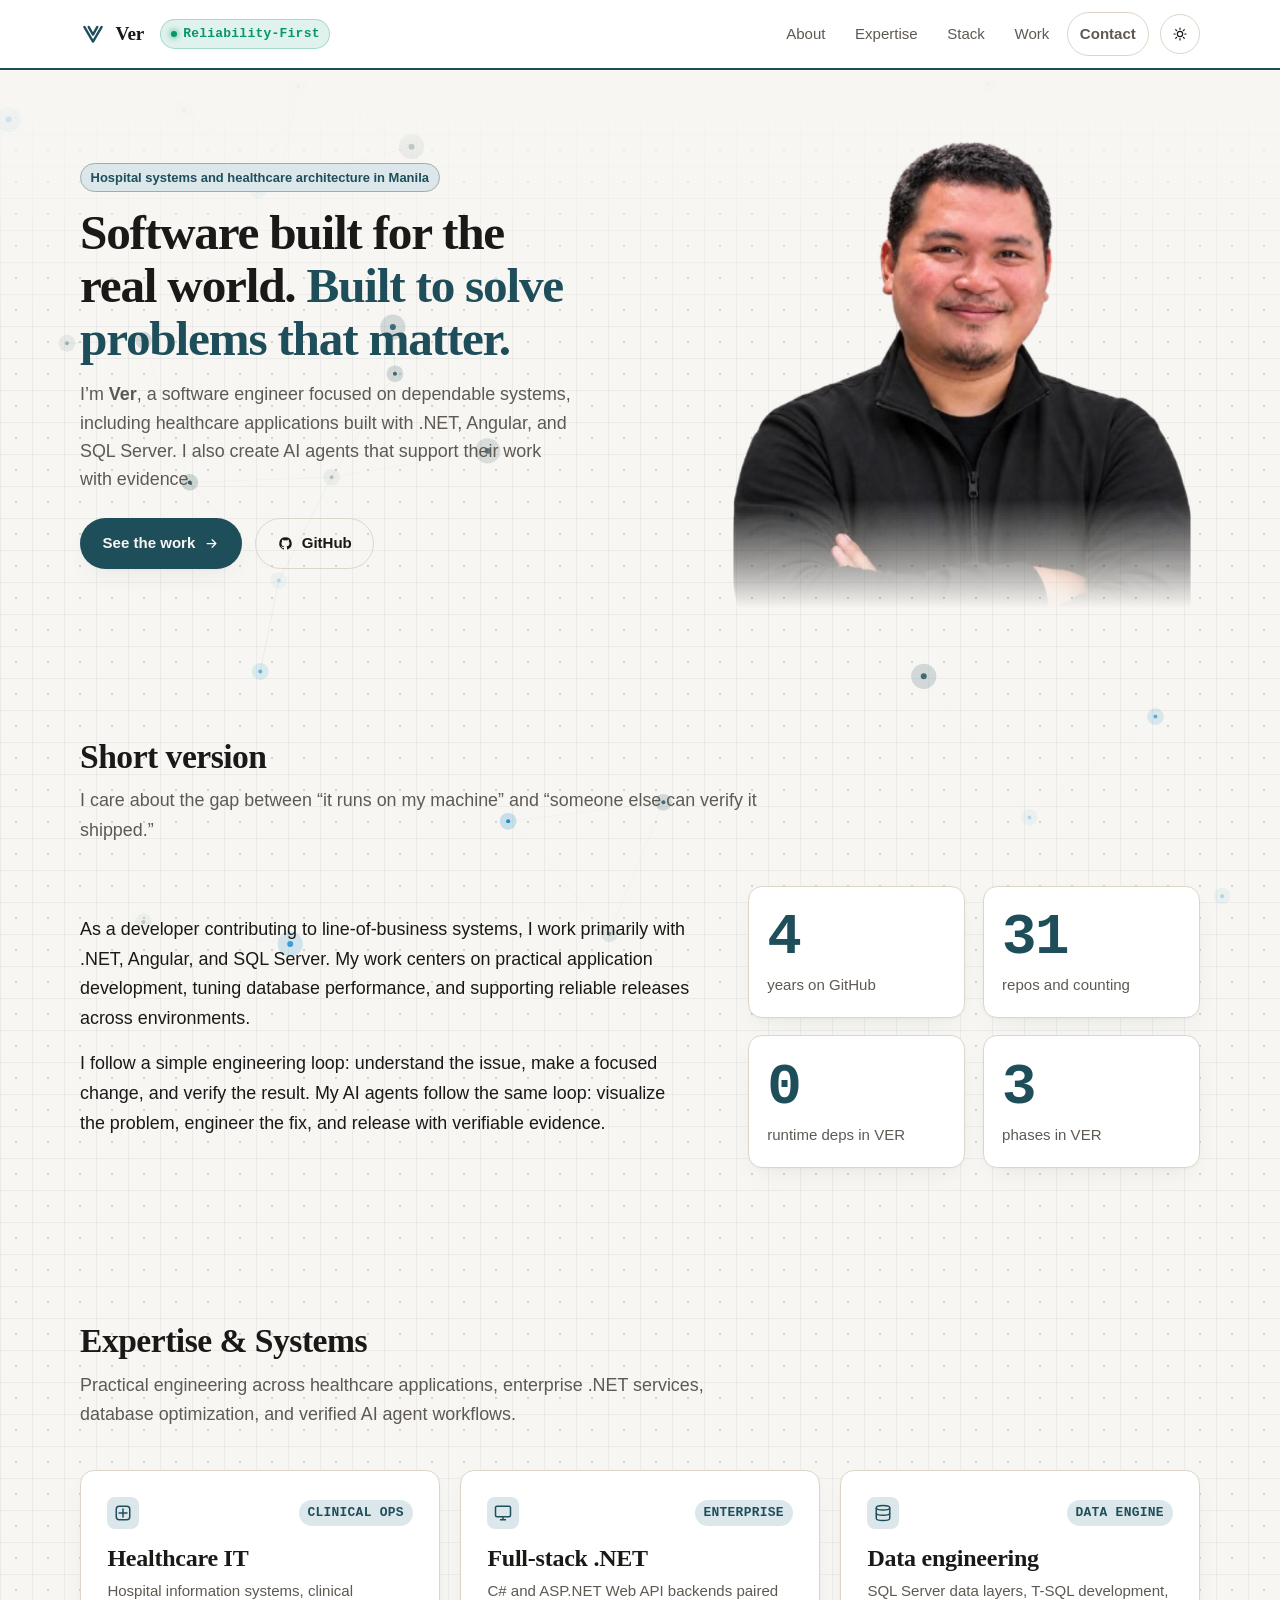
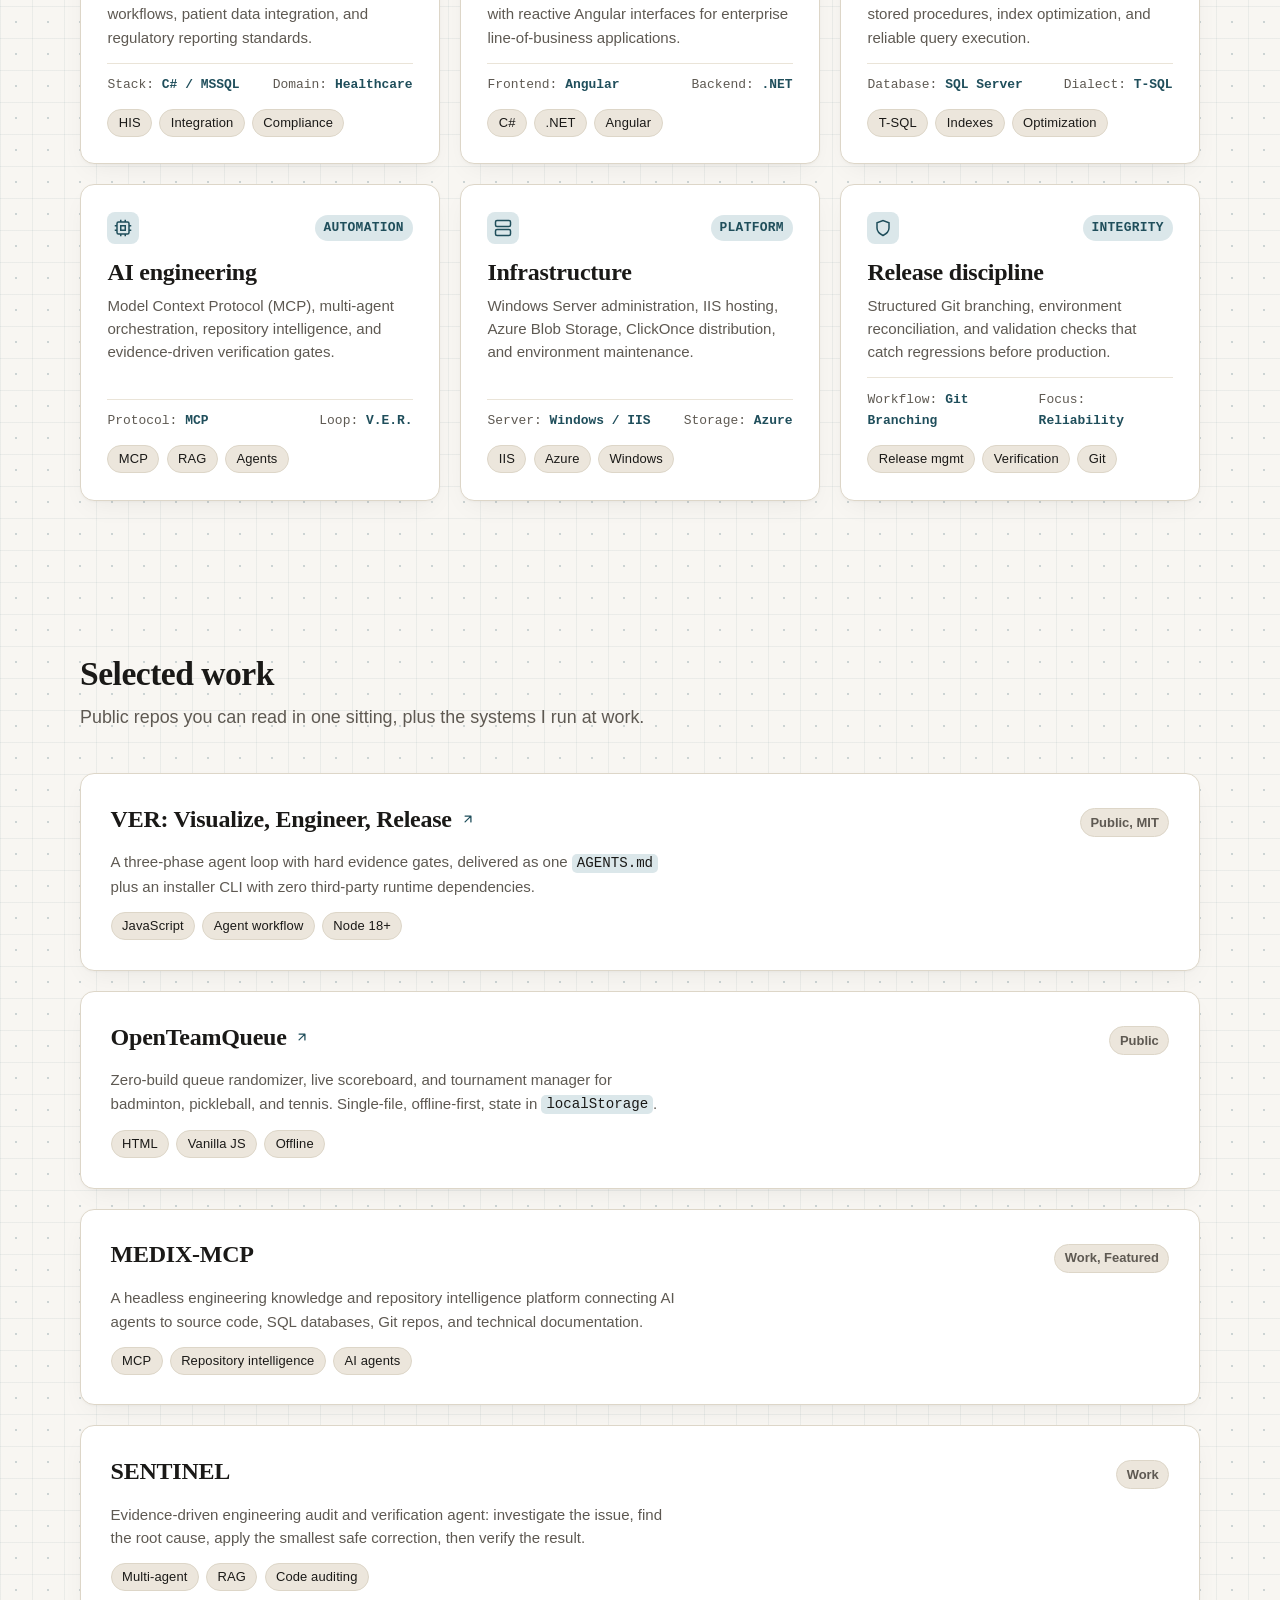
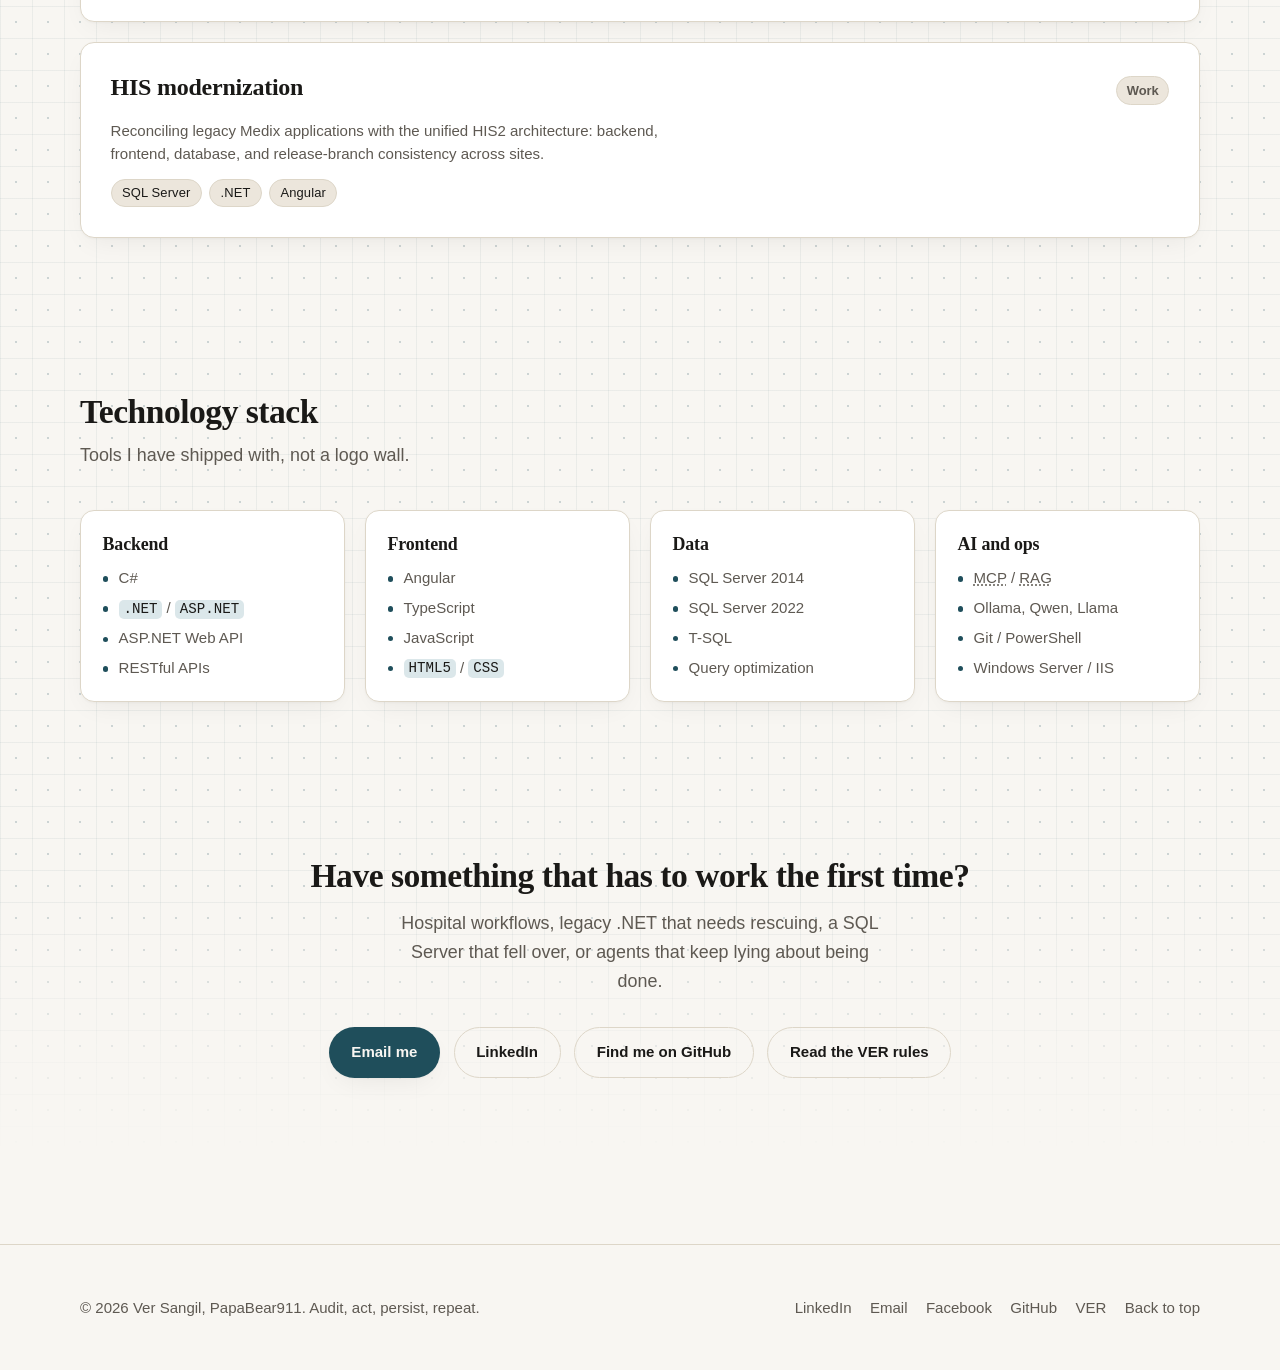
<file: index.html>
<!DOCTYPE html>
<html lang="en">
<head>
<meta charset="utf-8">
<meta name="viewport" content="width=device-width, initial-scale=1">
<title>Ver Sangil | Healthcare IT, full-stack &amp; AI engineering</title>
<meta name="description" content="Ver Sangil (PapaBear911). Healthcare systems, .NET/Angular full-stack, SQL Server, and AI engineering: evidence-driven agents that verify before they claim done.">
<meta name="color-scheme" content="light dark">
<script>document.documentElement.classList.add('js');</script>
<meta name="theme-color" content="#070c18" media="(prefers-color-scheme: dark)">
<meta name="theme-color" content="#f8f6f2" media="(prefers-color-scheme: light)">
<link rel="canonical" href="https://papabear911.github.io/">
<link rel="icon" href="/favicon.svg" type="image/svg+xml">

<meta property="og:type" content="profile">
<meta property="og:title" content="Ver Sangil">
<meta property="og:description" content="Healthcare IT, full-stack .NET/Angular, SQL Server, and AI engineering. Visualize, engineer, release.">
<meta property="og:url" content="https://papabear911.github.io/">
<meta property="og:image" content="https://papabear911.github.io/assets/images/ver-hero-portrait.png">
<meta property="og:image:alt" content="Portrait photograph of Ver Sangil">
<meta property="profile:first_name" content="Ver">
<meta property="profile:username" content="PapaBear911">
<meta name="twitter:card" content="summary">
<meta name="twitter:title" content="Ver Sangil">
<meta name="twitter:description" content="Healthcare IT, full-stack .NET/Angular, SQL Server, and AI engineering. Visualize, engineer, release.">
<meta name="twitter:image" content="https://papabear911.github.io/assets/images/ver-hero-portrait.png">

<style>
  /* Hallmark · systems-in-motion · dual-mode parallax technical profile */
  /* Hallmark · pre-emit critique: P5 H5 E5 S4 R5 V5 · technical systems in motion, deep navy and light coordinate grid */
  /* Hallmark · waive 38iii · single colored phrase in the hero heading · "survive contact" carries the claim and appears once */
  /* Hallmark · dismissed 42 · five links and a hairline header suit a one-page portfolio, checked against the actual nav */
  /* Hallmark · dismissed 58 · copy is first-party product truth already trimmed to one idea per section */
  :root {
    --bg: #f8f6f2;
    --surface: #ffffff;
    --surface-hover: #f3efe8;
    --text: #1a1917;
    --lede: #3b3935;
    --muted: #5e5952;
    --line: #ddd6c8;
    --line-subtle: #eae4d8;
    --accent: #1f4e5b;
    --accent-hover: #163943;
    --accent-2: #2e4057;
    --accent-glow: #0284c7;
    --accent-soft: #dbe7ea;
    --tag-bg: #ece6dc;
    --grid-line: rgba(31, 78, 91, 0.06);
    --vector-line: rgba(31, 78, 91, 0.2);
    --status-ok: #059669;
    --status-ok-bg: rgba(5, 150, 105, 0.12);
    --status-ok-border: rgba(5, 150, 105, 0.28);
    --code-bg: #1c2024;
    --code-text: #e2e8f0;
    --code-border: #2d333b;
    --code-header: #94a3b8;
    --code-header-border: rgba(255, 255, 255, 0.12);
    --spotlight-bg: rgba(31, 78, 91, 0.12);
    --modal-backdrop: rgba(26, 25, 23, 0.52);
    --shadow: 0 1px 3px rgba(26, 25, 23, 0.04), 0 10px 28px -10px rgba(26, 25, 23, 0.08);
    --shadow-elevated: 0 4px 10px rgba(26, 25, 23, 0.06), 0 20px 38px -12px rgba(26, 25, 23, 0.12);

    --step--2: clamp(0.78rem, 0.77rem + 0.05vw, 0.82rem);
    --step--1: clamp(0.88rem, 0.86rem + 0.1vw, 0.95rem);
    --step-0: clamp(1rem, 0.96rem + 0.2vw, 1.12rem);
    --step-1: clamp(1.2rem, 1.1rem + 0.5vw, 1.5rem);
    --step-2: clamp(1.5rem, 1.25rem + 1.2vw, 2.1rem);
    --step-3: clamp(2rem, 1.4rem + 3vw, 3.6rem);
    --fluid-gap: clamp(1rem, 0.5rem + 2vw, 2rem);
    --measure: 68ch;
    --radius: 14px;
    --radius-sm: 8px;
    --font-serif: Iowan Old Style, "Palatino Linotype", "URW Palladio L", P052, Palatino, Georgia, serif;
    --font-sans: -apple-system, BlinkMacSystemFont, "Segoe UI", Roboto, "Helvetica Neue", sans-serif;
    --font-mono: ui-monospace, SFMono-Regular, Menlo, Consolas, monospace;
    --ease-out: cubic-bezier(.22, 1, .36, 1);
    --ease-spring: cubic-bezier(0.16, 1, 0.3, 1);
    --duration-fast: 0.16s;
    --duration-normal: 0.24s;
  }

  @media (prefers-color-scheme: dark) {
    :root {
      --bg: #070c18;
      --surface: #0f172a;
      --surface-hover: #162038;
      --text: #f8fafc;
      --lede: #cbd5e1;
      --muted: #94a3b8;
      --line: #1e293b;
      --line-subtle: #172033;
      --accent: #38bdf8;
      --accent-hover: #7dd3fc;
      --accent-2: #818cf8;
      --accent-glow: #2dd4bf;
      --accent-soft: rgba(56, 189, 248, 0.14);
      --tag-bg: #131c31;
      --grid-line: rgba(56, 189, 248, 0.06);
      --vector-line: rgba(56, 189, 248, 0.22);
      --status-ok: #10b981;
      --status-ok-bg: rgba(16, 185, 129, 0.14);
      --status-ok-border: rgba(16, 185, 129, 0.32);
      --code-bg: #0a0f1d;
      --code-text: #e2e8f0;
      --code-border: #1e293b;
      --code-header: #94a3b8;
      --code-header-border: rgba(255, 255, 255, 0.12);
      --spotlight-bg: rgba(56, 189, 248, 0.16);
      --modal-backdrop: rgba(7, 12, 24, 0.82);
      --shadow: 0 1px 3px rgba(0, 0, 0, 0.4), 0 12px 30px -10px rgba(0, 0, 0, 0.6);
      --shadow-elevated: 0 4px 10px rgba(0, 0, 0, 0.5), 0 24px 44px -12px rgba(0, 0, 0, 0.7);
    }
  }

  :root[data-theme="dark"] {
    --bg: #070c18;
    --surface: #0f172a;
    --surface-hover: #162038;
    --text: #f8fafc;
    --lede: #cbd5e1;
    --muted: #94a3b8;
    --line: #1e293b;
    --line-subtle: #172033;
    --accent: #38bdf8;
    --accent-hover: #7dd3fc;
    --accent-2: #818cf8;
    --accent-glow: #2dd4bf;
    --accent-soft: rgba(56, 189, 248, 0.14);
    --tag-bg: #131c31;
    --grid-line: rgba(56, 189, 248, 0.06);
    --vector-line: rgba(56, 189, 248, 0.22);
    --status-ok: #10b981;
    --status-ok-bg: rgba(16, 185, 129, 0.14);
    --status-ok-border: rgba(16, 185, 129, 0.32);
    --code-bg: #0a0f1d;
    --code-text: #e2e8f0;
    --code-border: #1e293b;
    --code-header: #94a3b8;
    --code-header-border: rgba(255, 255, 255, 0.12);
    --spotlight-bg: rgba(56, 189, 248, 0.16);
    --modal-backdrop: rgba(7, 12, 24, 0.82);
    --shadow: 0 1px 3px rgba(0, 0, 0, 0.4), 0 12px 30px -10px rgba(0, 0, 0, 0.6);
    --shadow-elevated: 0 4px 10px rgba(0, 0, 0, 0.5), 0 24px 44px -12px rgba(0, 0, 0, 0.7);
  }

  :root[data-theme="light"] {
    --bg: #f8f6f2;
    --surface: #ffffff;
    --surface-hover: #f3efe8;
    --text: #1a1917;
    --lede: #3b3935;
    --muted: #5e5952;
    --line: #ddd6c8;
    --line-subtle: #eae4d8;
    --accent: #1f4e5b;
    --accent-hover: #163943;
    --accent-2: #2e4057;
    --accent-glow: #0284c7;
    --accent-soft: #dbe7ea;
    --tag-bg: #ece6dc;
    --grid-line: rgba(31, 78, 91, 0.06);
    --vector-line: rgba(31, 78, 91, 0.2);
    --status-ok: #059669;
    --status-ok-bg: rgba(5, 150, 105, 0.12);
    --status-ok-border: rgba(5, 150, 105, 0.28);
    --code-bg: #1c2024;
    --code-text: #e2e8f0;
    --code-border: #2d333b;
    --code-header: #94a3b8;
    --code-header-border: rgba(255, 255, 255, 0.12);
    --spotlight-bg: rgba(31, 78, 91, 0.12);
    --modal-backdrop: rgba(26, 25, 23, 0.52);
    --shadow: 0 1px 3px rgba(26, 25, 23, 0.04), 0 10px 28px -10px rgba(26, 25, 23, 0.08);
    --shadow-elevated: 0 4px 10px rgba(26, 25, 23, 0.06), 0 20px 38px -12px rgba(26, 25, 23, 0.12);
  }

  *, *::before, *::after { box-sizing: border-box; }

  ::selection {
    background: var(--accent-soft);
    color: var(--text);
  }

  html { scroll-behavior: smooth; scroll-padding-top: 5rem; overflow-x: clip; caret-color: var(--accent); }
  @media (prefers-reduced-motion: reduce) { html { scroll-behavior: auto; } }

  body {
    margin: 0;
    overflow-x: clip;
    background: var(--bg);
    color: var(--text);
    font: var(--step-0)/1.65 var(--font-sans);
    -webkit-font-smoothing: antialiased;
  }

  img, svg { display: block; max-width: 100%; }
  a { color: var(--accent); text-decoration-thickness: 1px; text-underline-offset: 3px; }

  :focus-visible { outline: 2px solid var(--accent); outline-offset: 3px; border-radius: var(--radius-sm); }
  a:active, button:active { transform: translateY(1px); }
  button:disabled, button[aria-disabled="true"] { opacity: .5; cursor: not-allowed; }

  .skip {
    position: absolute; left: -999px; top: 0; z-index: 100;
    background: var(--surface); color: var(--text); padding: .75rem 1rem;
    border: 1px solid var(--line); border-radius: 0 0 var(--radius) 0;
  }
  .skip:focus { left: 0; }

  .wrap { width: min(1120px, 100% - 2 * var(--fluid-gap)); margin-inline: auto; position: relative; z-index: 2; }

  /* ---------- header & scroll tracking ---------- */
  .site-header {
    position: sticky; top: 0; z-index: 20;
    background: var(--surface);
    border-bottom: 2px solid var(--accent);
  }
  .scroll-track {
    position: absolute; top: 0; left: 0; width: 100%; height: 3px;
    background: transparent; z-index: 30;
  }
  .scroll-fill {
    height: 100%; width: 0%; background: var(--accent);
    transition: width .05s linear;
  }
  .site-header .wrap {
    display: flex; align-items: center; gap: 1rem;
    padding-block: .75rem;
  }
  .brand {
    display: inline-flex; align-items: center; gap: .6rem;
    font-family: var(--font-serif); font-weight: 700; font-size: 1.2rem;
    color: var(--text); text-decoration: none; letter-spacing: -.01em;
  }
  .brand svg { width: 26px; height: 26px; flex: none; color: var(--accent); }
  .brand path {
    stroke-dasharray: 120; stroke-dashoffset: 120;
    animation: draw 1.2s var(--ease-out) .15s forwards;
  }
  @keyframes draw { to { stroke-dashoffset: 0; } }

  .nav-status-badge {
    display: inline-flex; align-items: center; gap: .4rem;
    font-size: var(--step--2); color: var(--status-ok);
    background: var(--status-ok-bg); border: 1px solid var(--status-ok-border);
    padding: .2rem .6rem; border-radius: 999px;
    font-family: var(--font-mono); font-weight: 600; letter-spacing: .02em;
    white-space: nowrap;
  }
  .nav-status-beacon {
    width: 6px; height: 6px; background: var(--status-ok);
    border-radius: 50%; box-shadow: 0 0 6px var(--status-ok);
  }
  @media (max-width: 38rem) { .nav-status-badge { display: none; } }

  .nav { margin-left: auto; display: flex; align-items: center; gap: .35rem; }
  .nav a {
    color: var(--muted); text-decoration: none; font-size: var(--step--1);
    padding: .45rem .75rem; border-radius: 999px; min-height: 2.75rem;
    display: inline-flex; align-items: center;
    transition: color .18s ease, background-color .18s ease;
  }
  .nav a:hover { color: var(--text); background: var(--accent-soft); }
  .nav-cta {
    color: var(--text); border: 1px solid var(--line);
    font-weight: 550;
  }
  .nav-cta:hover { border-color: var(--accent); }

  code {
    font-family: var(--font-mono);
    font-size: .94em; background: var(--accent-soft); color: var(--text);
    padding: .1em .35em; border-radius: 5px; font-synthesis: none;
  }

  .theme-toggle {
    display: inline-grid; place-items: center; width: 2.5rem; height: 2.5rem;
    margin-left: .35rem; border: 1px solid var(--line); border-radius: 999px;
    background: var(--surface); color: var(--text); cursor: pointer;
    transition: transform .25s var(--ease-spring), background-color .18s ease, border-color .18s ease;
  }
  .theme-toggle:hover { transform: rotate(-12deg) scale(1.05); border-color: var(--accent); }
  .theme-toggle svg { width: 16px; height: 16px; }

  @media (max-width: 42rem) { .nav a:not(.nav-cta) { display: none; } }

  /* ---------- systems in motion background ---------- */
  main { position: relative; }
  .systems-background {
    position: absolute; inset: 0;
    pointer-events: none; overflow: clip; z-index: 0;
    -webkit-mask-image: linear-gradient(to bottom, transparent 0%, black 6%, black 94%, transparent 100%);
    mask-image: linear-gradient(to bottom, transparent 0%, black 6%, black 94%, transparent 100%);
  }
  .matrix-layer {
    position: absolute; inset: -64px 0 0 0;
    will-change: transform;
    background-image:
      radial-gradient(var(--vector-line) 1px, transparent 1px),
      linear-gradient(to right, var(--grid-line) 1px, transparent 1px),
      linear-gradient(to bottom, var(--grid-line) 1px, transparent 1px);
    background-size: 32px 32px, 32px 32px, 32px 32px;
  }
  .network-canvas {
    position: sticky; top: 0; display: block;
    width: 100%; height: 100vh;
    pointer-events: none;
  }

  .cursor-spotlight {
    position: absolute; top: 0; left: 0; width: 340px; height: 340px; border-radius: 50%;
    pointer-events: none; z-index: 1;
    background: radial-gradient(circle, var(--spotlight-bg) 0%, transparent 70%);
    transform: translate3d(-50%, -50%, 0);
    opacity: 0;
    transition: opacity .3s ease;
  }

  /* ---------- hero ---------- */
  .hero {
    position: relative; isolation: isolate; overflow: clip;
    padding-block: clamp(2.5rem, 4.5vw, 4.5rem);
  }

  .hero-grid {
    display: grid;
    gap: clamp(1.75rem, 4vw, 3.25rem);
    align-items: center;
  }
  @media (min-width: 56rem) {
    .hero-grid {
      grid-template-columns: minmax(0, 1.22fr) minmax(0, 0.98fr);
      align-items: center;
    }
  }

  h1 {
    margin: 0 0 1rem;
    font-family: var(--font-serif);
    font-size: var(--step-3); line-height: 1.08; letter-spacing: -.02em;
    font-weight: 700; text-wrap: balance;
  }
  .hero h1 {
    max-width: 22ch;
    font-size: clamp(2.2rem, 3.85vw, 3.5rem);
    line-height: 1.08;
    letter-spacing: -.025em;
    margin: 0 0 .95rem;
  }
  h1 .grad {
    color: var(--accent);
    font-weight: 700;
  }
  .hero-badge-wrap { margin-bottom: .85rem; }
  .lede { margin: 0 0 1.5rem; font-size: var(--step-0); color: var(--muted); max-width: 50ch; text-wrap: pretty; line-height: 1.58; }

  .actions { display: flex; flex-wrap: wrap; gap: .85rem; }
  .btn {
    display: inline-flex; align-items: center; gap: .55rem;
    padding: .75rem 1.35rem; border-radius: 999px; font-size: var(--step--1); font-weight: 600;
    text-decoration: none; border: 1px solid transparent; min-height: 2.75rem;
    transition: transform var(--duration-fast) var(--ease-spring), box-shadow var(--duration-fast) ease, background-color var(--duration-fast) ease, border-color var(--duration-fast) ease;
  }
  .btn-primary {
    background: var(--accent); color: var(--bg);
    box-shadow: var(--shadow);
  }
  .btn-primary:hover {
    background: var(--accent-hover);
    transform: translateY(-2px);
    box-shadow: var(--shadow-elevated);
  }
  .btn-ghost {
    background: transparent; border: 1px solid var(--line); color: var(--text);
  }
  .btn-ghost:hover {
    background: var(--surface-hover);
    border-color: var(--accent);
  }
  .btn svg { width: 15px; height: 15px; flex: none; }

  .hero-portrait {
    position: relative;
    justify-self: center;
    width: min(100%, 25rem);
    aspect-ratio: 1 / 1.08;
  }
  @media (min-width: 56rem) {
    .hero-portrait {
      justify-self: center;
      width: 100%;
      max-width: 27.5rem;
    }
  }
  .hero-portrait img {
    width: 100%; height: 100%; object-fit: cover; object-position: center 18%;
    transform: scale(1.04);
    transform-origin: 50% 20%;
    mask-image: linear-gradient(to bottom, var(--text) 76%, transparent 98%);
    -webkit-mask-image: linear-gradient(to bottom, var(--text) 76%, transparent 98%);
  }

  /* ---------- sections ---------- */
  section { position: relative; padding-block: clamp(3rem, 6vw, 5.5rem); }
  .section-head { max-width: var(--measure); margin-bottom: clamp(1.75rem, 3.5vw, 2.5rem); }
  h2 {
    margin: 0 0 .6rem;
    font-family: var(--font-serif);
    font-size: var(--step-2); letter-spacing: -.015em; line-height: 1.18; text-wrap: balance; font-weight: 650;
  }
  h3 {
    font-family: var(--font-serif);
    line-height: 1.25; text-wrap: balance; font-weight: 650;
  }
  .section-head p { margin: 0; color: var(--muted); font-size: var(--step-0); }

  /* ---------- capability cards ---------- */
  .cards {
    display: grid; gap: 1.25rem;
    grid-template-columns: repeat(auto-fit, minmax(min(100%, 18rem), 1fr));
  }
  .card {
    background: var(--surface); border: 1px solid var(--line); border-radius: var(--radius);
    padding: clamp(1.25rem, 3cqi, 1.65rem); box-shadow: var(--shadow);
    display: flex; flex-direction: column; gap: .85rem;
    position: relative; overflow: clip;
    transition: transform var(--duration-fast) ease, border-color var(--duration-fast) ease, box-shadow var(--duration-fast) ease, background-color var(--duration-fast) ease;
  }
  .card::before {
    content: "";
    position: absolute;
    inset: 0 0 auto 0;
    height: 2px;
    background: linear-gradient(90deg, transparent, var(--accent), transparent);
    opacity: 0;
    transform: scaleX(0.25);
    transition: opacity var(--duration-fast) ease, transform var(--duration-normal) var(--ease-out);
  }
  .card:hover {
    transform: translateY(-2px);
    border-color: var(--accent);
    box-shadow: 0 4px 20px -4px var(--accent-soft), var(--shadow-elevated);
    background: var(--surface-hover);
  }
  .card:hover::before {
    opacity: 1;
    transform: scaleX(1);
  }
  .card-top {
    display: flex; align-items: center; justify-content: space-between; gap: .5rem;
  }
  .card-glyph-box {
    width: 32px; height: 32px; border-radius: var(--radius-sm);
    background: var(--accent-soft); color: var(--accent);
    display: grid; place-items: center;
  }
  .card-glyph-box svg { width: 18px; height: 18px; }
  .card-pill-tag {
    font-family: var(--font-mono); font-size: var(--step--2); font-weight: 600;
    padding: .15rem .55rem; border-radius: 999px;
    background: var(--accent-soft); color: var(--accent); letter-spacing: .02em;
  }
  .card-body h3 { margin: 0 0 .4rem; font-size: var(--step-1); letter-spacing: -.01em; }
  .card-body p { margin: 0; color: var(--muted); font-size: var(--step--1); line-height: 1.55; }
  .card-bottom-metrics {
    display: flex; justify-content: space-between; align-items: center;
    border-top: 1px solid var(--line-subtle); padding-top: .65rem;
    margin-top: auto; position: relative;
    font-size: var(--step--2); color: var(--muted); font-family: var(--font-mono);
  }
  .card-bottom-metrics::before {
    content: "";
    position: absolute;
    top: -1px; left: 0; right: 0;
    height: 1px;
    background: linear-gradient(90deg, transparent, var(--accent), transparent);
    opacity: 0;
    transform: scaleX(0.25);
    transition: opacity var(--duration-fast) ease, transform var(--duration-normal) var(--ease-out);
  }
  .card:hover .card-bottom-metrics::before {
    opacity: 1;
    transform: scaleX(1);
  }
  .card-bottom-metrics strong { color: var(--accent); font-weight: 600; }
  .meta { display: flex; align-items: center; gap: .45rem; flex-wrap: wrap; color: var(--muted); font-size: var(--step--2); }
  .tag {
    border: 1px solid var(--line); border-radius: 999px; padding: .25rem .65rem;
    background: var(--tag-bg); letter-spacing: .01em; line-height: 1.4; color: var(--text);
  }

  /* ---------- work list ---------- */
  .work-list { display: grid; gap: 1.25rem; }
  .work-item {
    display: grid; gap: .85rem; text-decoration: none; color: inherit;
    background: var(--surface); border: 1px solid var(--line); border-radius: var(--radius);
    padding: clamp(1.25rem, 3vw, 1.85rem); box-shadow: var(--shadow);
    transition: border-color var(--duration-fast) ease, background-color var(--duration-fast) ease;
  }
  a.work-item:hover {
    background: var(--surface-hover);
    border-color: color-mix(in oklab, var(--accent) 50%, var(--line));
  }
  .work-header { display: flex; align-items: baseline; justify-content: space-between; gap: .75rem; flex-wrap: wrap; }
  .work-item h3 { margin: 0; font-size: var(--step-1); letter-spacing: -.01em; display: flex; align-items: center; gap: .55rem; flex-wrap: wrap; }
  .work-item p { margin: 0; color: var(--muted); font-size: var(--step--1); max-width: var(--measure); line-height: 1.55; }
  .badge {
    display: inline-flex; align-items: center; gap: .35rem;
    font-size: var(--step--2); color: var(--muted); font-weight: 550;
    border: 1px solid var(--line); border-radius: 999px; padding: .18rem .6rem;
    background: var(--tag-bg);
  }
  .work-link-icon { width: 14px; height: 14px; color: var(--accent); flex: none; transition: transform var(--duration-fast) var(--ease-spring); }
  a.work-item:hover .work-link-icon { transform: translate(3px, -3px); }

  .stack-grid { display: grid; gap: 1.25rem; grid-template-columns: repeat(auto-fit, minmax(min(100%, 13.5rem), 1fr)); }
  .stack-group {
    background: var(--surface); border: 1px solid var(--line); border-radius: var(--radius);
    padding: 1.35rem; box-shadow: var(--shadow);
    transition: border-color var(--duration-fast) ease;
  }
  .stack-group:hover {
    border-color: color-mix(in oklab, var(--accent) 40%, var(--line));
  }
  .stack-group h3 { margin: 0 0 .75rem; font-size: var(--step-0); letter-spacing: -.01em; }
  .stack-list { list-style: none; margin: 0; padding: 0; display: grid; gap: .45rem; }
  .stack-list li { color: var(--muted); font-size: var(--step--1); padding-left: 1rem; position: relative; line-height: 1.5; }
  .stack-list li::before {
    content: ""; position: absolute; left: 0; top: .6em;
    width: .35rem; height: .35rem; border-radius: 50%; background: var(--accent);
  }

  .split { display: grid; gap: clamp(2rem, 5vw, 3.5rem); align-items: center; }
  @media (min-width: 48rem) { .split { grid-template-columns: minmax(0, 1.15fr) minmax(0, .85fr); } }
  .split p { line-height: 1.65; margin: 0 0 1rem; }
  .split p:last-child { margin-bottom: 0; }

  .facts { display: grid; grid-template-columns: repeat(2, minmax(0, 1fr)); gap: 1.1rem; }
  .fact {
    border: 1px solid var(--line); border-radius: var(--radius); padding: 1.35rem 1.15rem;
    background: var(--surface); box-shadow: var(--shadow);
    transition: border-color var(--duration-fast) ease;
  }
  .fact:hover {
    border-color: color-mix(in oklab, var(--accent) 40%, var(--line));
  }
  .fact b {
    display: block; font-size: var(--step-3); letter-spacing: -.03em; line-height: 1.05;
    color: var(--accent); margin-bottom: .35rem;
    font-family: var(--font-mono);
  }
  .fact span { color: var(--muted); font-size: var(--step--1); line-height: 1.4; display: block; }

  .contact { text-align: center; }
  .contact h2 { margin-bottom: .85rem; }
  .contact p { margin: 0 auto 2rem; color: var(--muted); max-width: 48ch; font-size: var(--step-0); line-height: 1.6; }

  footer {
    border-top: 1px solid var(--line); margin-top: clamp(3.5rem, 7vw, 6rem);
    padding-block: 2.25rem; color: var(--muted); font-size: var(--step--1);
    position: relative; z-index: 2;
  }
  footer .wrap { display: flex; flex-wrap: wrap; gap: 1rem 1.5rem; align-items: center; justify-content: space-between; }
  footer nav { display: flex; flex-wrap: wrap; gap: .35rem 1.15rem; }
  footer a { color: var(--muted); display: inline-flex; align-items: center; min-height: 2.75rem; text-decoration: none; }
  footer a:hover { color: var(--text); text-decoration: underline; }

  /* ---------- project preview modal ---------- */
  .project-modal {
    position: fixed; inset: 0; z-index: 1000;
    display: flex; align-items: center; justify-content: center;
    padding: clamp(1rem, 3vw, 2.5rem);
    opacity: 0; visibility: hidden; pointer-events: none;
    transition: opacity var(--duration-fast) ease, visibility var(--duration-fast) ease;
  }
  .project-modal.is-open {
    opacity: 1; visibility: visible; pointer-events: auto;
  }
  .project-modal-backdrop {
    position: absolute; inset: 0;
    background: var(--modal-backdrop);
  }
  .project-modal-dialog {
    position: relative; z-index: 1;
    width: 100%; max-width: min(100%, 46rem);
    max-height: min(90vh, 720px);
    background: var(--surface); border: 1px solid var(--line);
    border-radius: var(--radius); box-shadow: var(--shadow-elevated);
    display: flex; flex-direction: column; overflow: clip;
    transform: translateY(12px) scale(0.98);
    transition: transform var(--duration-normal) var(--ease-spring);
  }
  .project-modal.is-open .project-modal-dialog {
    transform: translateY(0) scale(1);
  }
  .project-modal-header {
    display: flex; align-items: flex-start; justify-content: space-between; gap: 1rem;
    padding: clamp(1rem, 2.5cqi, 1.35rem) clamp(1.25rem, 3cqi, 1.65rem);
    border-bottom: 1px solid var(--line-subtle);
  }
  .project-modal-title-group {
    display: flex; flex-direction: column; gap: .35rem; min-width: 0;
  }
  .project-modal-badge {
    align-self: flex-start;
    font-size: var(--step--2); font-family: var(--font-sans);
    padding: .15rem .55rem; border-radius: 999px;
    background: var(--accent-soft); color: var(--accent);
    border: 1px solid color-mix(in oklab, var(--accent) 30%, var(--line));
  }
  .project-modal-title {
    margin: 0; font-family: var(--font-serif);
    font-size: var(--step-1); font-weight: 700;
    letter-spacing: -.015em; color: var(--text);
  }
  .project-modal-close {
    width: 44px; height: 44px; min-width: 44px; min-height: 44px;
    border-radius: var(--radius-sm); border: 1px solid var(--line);
    background: var(--surface); color: var(--muted);
    display: grid; place-items: center; cursor: pointer;
    transition: color var(--duration-fast) ease, border-color var(--duration-fast) ease, background-color var(--duration-fast) ease;
  }
  .project-modal-close:hover {
    color: var(--text); border-color: var(--accent); background: var(--surface-hover);
  }
  .project-modal-close:focus-visible {
    outline: 2px solid var(--accent); outline-offset: 2px;
  }
  .project-modal-close svg { width: 18px; height: 18px; }
  .project-modal-body {
    padding: clamp(1.25rem, 3cqi, 1.65rem);
    overflow-y: auto; -webkit-overflow-scrolling: touch;
    display: flex; flex-direction: column; gap: 1rem;
    min-height: 180px;
  }
  .modal-iframe {
    width: 100%; height: 420px; border: 1px solid var(--line-subtle);
    border-radius: var(--radius-sm); background: var(--bg);
  }
  .modal-fallback-preview {
    display: flex; flex-direction: column; gap: 1.15rem;
  }
  .modal-fallback-notice {
    display: flex; align-items: flex-start; gap: .85rem;
    padding: 1rem; border-radius: var(--radius-sm);
    background: var(--accent-soft); border: 1px solid color-mix(in oklab, var(--accent) 32%, var(--line));
    color: var(--text); font-size: var(--step--1);
  }
  .modal-fallback-notice .notice-icon {
    width: 22px; height: 22px; min-width: 22px; color: var(--accent); margin-top: .1rem;
  }
  .notice-head { font-weight: 600; color: var(--accent); margin-bottom: .2rem; }
  .modal-fallback-notice p { margin: 0; color: var(--muted); line-height: 1.5; font-size: var(--step--2); }
  .modal-preview-summary {
    display: flex; flex-direction: column; gap: .75rem;
    padding: 1.1rem; border: 1px solid var(--line-subtle);
    border-radius: var(--radius-sm); background: var(--surface-hover);
  }
  .modal-summary-desc {
    margin: 0; color: var(--text); line-height: 1.55; font-size: var(--step--1);
  }
  .project-modal-footer {
    display: flex; align-items: center; justify-content: space-between; gap: 1rem;
    flex-wrap: wrap; padding: .9rem clamp(1.25rem, 3cqi, 1.65rem);
    border-top: 1px solid var(--line-subtle); background: var(--surface);
  }
  .project-modal-url {
    font-family: var(--font-mono); font-size: var(--step--2); color: var(--muted);
    overflow: hidden; text-overflow: ellipsis; white-space: nowrap; max-width: 22rem;
  }
  .project-modal-actions {
    display: flex; align-items: center; gap: .75rem; margin-left: auto;
  }
  .project-modal-actions .btn {
    min-height: 42px; padding: .5rem 1.15rem; font-size: var(--step--1);
  }

  /* ---------- reveal (IntersectionObserver) ---------- */
  .reveal { transition: opacity .7s var(--ease-out), transform .7s var(--ease-out); }
  .js .reveal { opacity: 0; transform: translateY(18px); }
  .js .reveal.is-visible { opacity: 1; transform: none; }

  /* stagger children of a revealed group */
  .reveal.is-visible .stagger > * { animation: rise .6s var(--ease-out) backwards; }
  .reveal.is-visible .stagger > *:nth-child(1) { animation-delay: .05s; }
  .reveal.is-visible .stagger > *:nth-child(2) { animation-delay: .12s; }
  .reveal.is-visible .stagger > *:nth-child(3) { animation-delay: .19s; }
  .reveal.is-visible .stagger > *:nth-child(4) { animation-delay: .26s; }
  .reveal.is-visible .stagger > *:nth-child(5) { animation-delay: .33s; }
  .reveal.is-visible .stagger > *:nth-child(6) { animation-delay: .40s; }
  @keyframes rise { from { opacity: 0; transform: translateY(14px); } }

  @media (prefers-reduced-motion: reduce) {
    *, *::before, *::after {
      animation-duration: .001ms !important;
      animation-iteration-count: 1 !important;
      transition-duration: .001ms !important;
      scroll-behavior: auto !important;
    }
    .reveal { opacity: 1; transform: none; }
    .matrix-layer { transform: none !important; }
  }
</style>
</head>
<body>

<a class="skip" href="#main">Skip to content</a>

<header class="site-header">
  <div class="scroll-track" aria-hidden="true"><div class="scroll-fill" id="scrollFill"></div></div>
  <div class="wrap">
    <a class="brand" href="#top" aria-label="Ver, home">
      <svg viewBox="0 0 24 24" fill="none" aria-hidden="true" focusable="false">
        <path d="M4 5.5 12 19l8-13.5M8 5.5l4 7 4-7" stroke="currentColor" stroke-width="2.2" stroke-linecap="round" stroke-linejoin="round"/>
      </svg>
      <span>Ver</span>
    </a>
    <div class="nav-status-badge" aria-label="Reliability-First">
      <span class="nav-status-beacon" aria-hidden="true"></span>
      <span>Reliability-First</span>
    </div>
    <nav class="nav" aria-label="Primary">
      <a href="#about">About</a>
      <a href="#expertise">Expertise</a>
      <a href="#stack">Stack</a>
      <a href="#work">Work</a>
      <a class="nav-cta" href="#contact">Contact</a>
      <button class="theme-toggle" type="button" id="themeToggle" aria-label="Switch color theme" aria-pressed="false">
        <svg viewBox="0 0 24 24" fill="none" aria-hidden="true" focusable="false">
          <path d="M12 3v2m0 14v2M3 12h2m14 0h2M5.6 5.6l1.4 1.4m10 10 1.4 1.4m0-12.8-1.4 1.4m-10 10-1.4 1.4" stroke="currentColor" stroke-width="1.8" stroke-linecap="round"/>
          <circle cx="12" cy="12" r="4" stroke="currentColor" stroke-width="1.8"/>
        </svg>
      </button>
    </nav>
  </div>
</header>

<main id="main">
  <!-- Systems in Motion Parallax Background -->
  <div class="systems-background" aria-hidden="true">
    <div class="matrix-layer" id="pMatrix"></div>
    <canvas class="network-canvas" id="networkCanvas" aria-hidden="true"></canvas>
  </div>

  <section class="hero" id="top" aria-labelledby="hero-title">
    <div class="cursor-spotlight" id="cursorSpotlight" aria-hidden="true"></div>
    <div class="wrap hero-grid">
      <div>
        <div class="hero-badge-wrap">
          <span class="badge" style="border-color: color-mix(in oklab, var(--accent) 30%, var(--line)); background: var(--accent-soft); color: var(--accent);">Hospital systems and healthcare architecture in Manila</span>
        </div>
        <h1 id="hero-title">Software built for the real world. <span class="grad">Built to solve problems that matter.</span></h1>
        <p class="lede">I’m <strong>Ver</strong>, a software engineer focused on dependable systems, including healthcare applications built with .NET, Angular, and SQL Server. I also create AI agents that support their work with evidence.</p>
        <div class="actions">
          <a class="btn btn-primary" href="#work">
            See the work
            <svg viewBox="0 0 24 24" fill="none" aria-hidden="true" focusable="false"><path d="M5 12h14m-6-6 6 6-6 6" stroke="currentColor" stroke-width="2" stroke-linecap="round" stroke-linejoin="round"/></svg>
          </a>
          <a class="btn btn-ghost" href="https://github.com/PapaBear911" rel="me noopener">
            <svg viewBox="0 0 24 24" fill="currentColor" aria-hidden="true" focusable="false"><path d="M12 2a10 10 0 0 0-3.16 19.49c.5.09.68-.22.68-.48v-1.7c-2.78.6-3.37-1.34-3.37-1.34-.45-1.16-1.1-1.47-1.1-1.47-.9-.62.07-.6.07-.6 1 .07 1.53 1.03 1.53 1.03.88 1.52 2.31 1.08 2.87.83.09-.65.35-1.09.63-1.34-2.22-.25-4.55-1.11-4.55-4.94 0-1.09.39-1.98 1.03-2.68-.1-.25-.45-1.27.1-2.65 0 0 .84-.27 2.75 1.02a9.5 9.5 0 0 1 5 0c1.91-1.29 2.75-1.02 2.75-1.02.55 1.38.2 2.4.1 2.65.64.7 1.03 1.59 1.03 2.68 0 3.84-2.34 4.68-4.57 4.93.36.31.68.92.68 1.85v2.74c0 .27.18.58.69.48A10 10 0 0 0 12 2Z"/></svg>
            GitHub
          </a>
        </div>
      </div>
      <div class="hero-portrait">
        <img src="assets/images/ver-hero-portrait.png" width="631" height="631" alt="Portrait photograph of Ver Sangil (PapaBear)" decoding="async" fetchpriority="high">
      </div>
    </div>
  </section>

  <section id="about" aria-labelledby="about-title">
    <div class="wrap reveal">
      <div class="section-head">
        <h2 id="about-title">Short version</h2>
        <p>I care about the gap between “it runs on my machine” and “someone else can verify it shipped.”</p>
      </div>
      <div class="split">
        <div>
          <p>As a developer contributing to line-of-business systems, I work primarily with .NET, Angular, and SQL Server. My work centers on practical application development, tuning database performance, and supporting reliable releases across environments.</p>
          <p>I follow a simple engineering loop: understand the issue, make a focused change, and verify the result. My AI agents follow the same loop: visualize the problem, engineer the fix, and release with verifiable evidence.</p>
        </div>
        <div class="facts stagger">
          <div class="fact"><b>4</b><span>years on GitHub</span></div>
          <div class="fact"><b>31</b><span>repos and counting</span></div>
          <div class="fact"><b>0</b><span>runtime deps in VER</span></div>
          <div class="fact"><b>3</b><span>phases in VER</span></div>
        </div>
      </div>
    </div>
  </section>

  <section id="expertise" aria-labelledby="expertise-title">
    <div class="wrap reveal">
      <div class="section-head">
        <h2 id="expertise-title">Expertise &amp; Systems</h2>
        <p>Practical engineering across healthcare applications, enterprise .NET services, database optimization, and verified AI agent workflows.</p>
      </div>
      <div class="cards stagger">
        <!-- Card 1: Healthcare IT -->
        <article class="card">
          <div class="card-top">
            <div class="card-glyph-box" aria-hidden="true">
              <svg viewBox="0 0 24 24" fill="none" stroke="currentColor" stroke-width="2"><path d="M12 6v12M6 12h12"/><rect x="3" y="3" width="18" height="18" rx="4"/></svg>
            </div>
            <span class="card-pill-tag">CLINICAL OPS</span>
          </div>
          <div class="card-body">
            <h3>Healthcare IT</h3>
            <p>Hospital information systems, clinical workflows, patient data integration, and regulatory reporting standards.</p>
          </div>
          <div class="card-bottom-metrics">
            <span>Stack: <strong>C# / MSSQL</strong></span>
            <span>Domain: <strong>Healthcare</strong></span>
          </div>
          <div class="meta"><span class="tag">HIS</span><span class="tag">Integration</span><span class="tag">Compliance</span></div>
        </article>

        <!-- Card 2: Full-stack .NET -->
        <article class="card">
          <div class="card-top">
            <div class="card-glyph-box" aria-hidden="true">
              <svg viewBox="0 0 24 24" fill="none" stroke="currentColor" stroke-width="2"><rect x="2" y="3" width="20" height="14" rx="2"/><line x1="8" y1="21" x2="16" y2="21"/><line x1="12" y1="17" x2="12" y2="21"/></svg>
            </div>
            <span class="card-pill-tag">ENTERPRISE</span>
          </div>
          <div class="card-body">
            <h3>Full-stack .NET</h3>
            <p>C# and ASP.NET Web API backends paired with reactive Angular interfaces for enterprise line-of-business applications.</p>
          </div>
          <div class="card-bottom-metrics">
            <span>Frontend: <strong>Angular</strong></span>
            <span>Backend: <strong>.NET</strong></span>
          </div>
          <div class="meta"><span class="tag">C#</span><span class="tag">.NET</span><span class="tag">Angular</span></div>
        </article>

        <!-- Card 3: Data engineering -->
        <article class="card">
          <div class="card-top">
            <div class="card-glyph-box" aria-hidden="true">
              <svg viewBox="0 0 24 24" fill="none" stroke="currentColor" stroke-width="2"><ellipse cx="12" cy="5" rx="9" ry="3"/><path d="M21 12c0 1.66-4 3-9 3s-9-1.34-9-3"/><path d="M3 5v14c0 1.66 4 3 9 3s9-1.34 9-3V5"/></svg>
            </div>
            <span class="card-pill-tag">DATA ENGINE</span>
          </div>
          <div class="card-body">
            <h3>Data engineering</h3>
            <p>SQL Server data layers, T-SQL development, stored procedures, index optimization, and reliable query execution.</p>
          </div>
          <div class="card-bottom-metrics">
            <span>Database: <strong>SQL Server</strong></span>
            <span>Dialect: <strong>T-SQL</strong></span>
          </div>
          <div class="meta"><span class="tag">T-SQL</span><span class="tag">Indexes</span><span class="tag">Optimization</span></div>
        </article>

        <!-- Card 4: AI engineering -->
        <article class="card">
          <div class="card-top">
            <div class="card-glyph-box" aria-hidden="true">
              <svg viewBox="0 0 24 24" fill="none" stroke="currentColor" stroke-width="2"><rect x="4" y="4" width="16" height="16" rx="2"/><rect x="9" y="9" width="6" height="6"/><line x1="9" y1="1" x2="9" y2="4"/><line x1="15" y1="1" x2="15" y2="4"/><line x1="9" y1="20" x2="9" y2="23"/><line x1="15" y1="20" x2="15" y2="23"/><line x1="20" y1="9" x2="23" y2="9"/><line x1="20" y1="15" x2="23" y2="15"/><line x1="1" y1="9" x2="4" y2="9"/><line x1="1" y1="15" x2="4" y2="15"/></svg>
            </div>
            <span class="card-pill-tag">AUTOMATION</span>
          </div>
          <div class="card-body">
            <h3>AI engineering</h3>
            <p>Model Context Protocol (MCP), multi-agent orchestration, repository intelligence, and evidence-driven verification gates.</p>
          </div>
          <div class="card-bottom-metrics">
            <span>Protocol: <strong>MCP</strong></span>
            <span>Loop: <strong>V.E.R.</strong></span>
          </div>
          <div class="meta"><span class="tag">MCP</span><span class="tag">RAG</span><span class="tag">Agents</span></div>
        </article>

        <!-- Card 5: Infrastructure -->
        <article class="card">
          <div class="card-top">
            <div class="card-glyph-box" aria-hidden="true">
              <svg viewBox="0 0 24 24" fill="none" stroke="currentColor" stroke-width="2"><rect x="2" y="2" width="20" height="8" rx="2"/><rect x="2" y="14" width="20" height="8" rx="2"/><line x1="6" y1="6" x2="6.01" y2="6"/><line x1="6" y1="18" x2="6.01" y2="18"/></svg>
            </div>
            <span class="card-pill-tag">PLATFORM</span>
          </div>
          <div class="card-body">
            <h3>Infrastructure</h3>
            <p>Windows Server administration, IIS hosting, Azure Blob Storage, ClickOnce distribution, and environment maintenance.</p>
          </div>
          <div class="card-bottom-metrics">
            <span>Server: <strong>Windows / IIS</strong></span>
            <span>Storage: <strong>Azure</strong></span>
          </div>
          <div class="meta"><span class="tag">IIS</span><span class="tag">Azure</span><span class="tag">Windows</span></div>
        </article>

        <!-- Card 6: Release discipline -->
        <article class="card">
          <div class="card-top">
            <div class="card-glyph-box" aria-hidden="true">
              <svg viewBox="0 0 24 24" fill="none" stroke="currentColor" stroke-width="2"><path d="M12 22s8-4 8-10V5l-8-3-8 3v7c0 6 8 10 8 10z"/></svg>
            </div>
            <span class="card-pill-tag">INTEGRITY</span>
          </div>
          <div class="card-body">
            <h3>Release discipline</h3>
            <p>Structured Git branching, environment reconciliation, and validation checks that catch regressions before production.</p>
          </div>
          <div class="card-bottom-metrics">
            <span>Workflow: <strong>Git Branching</strong></span>
            <span>Focus: <strong>Reliability</strong></span>
          </div>
          <div class="meta"><span class="tag">Release mgmt</span><span class="tag">Verification</span><span class="tag">Git</span></div>
        </article>
      </div>
    </div>
  </section>

  <section id="work" aria-labelledby="work-title">
    <div class="wrap reveal">
      <div class="section-head">
        <h2 id="work-title">Selected work</h2>
        <p>Public repos you can read in one sitting, plus the systems I run at work.</p>
      </div>
      <div class="work-list stagger">
        <a class="work-item" href="https://github.com/PapaBear911/VER" target="_blank" rel="noopener noreferrer">
          <div class="work-header">
            <h3>
              VER: Visualize, Engineer, Release
              <svg class="work-link-icon" viewBox="0 0 24 24" fill="none" stroke="currentColor" stroke-width="2.2" stroke-linecap="round" stroke-linejoin="round" aria-hidden="true"><path d="M7 17L17 7M7 7h10v10"/></svg>
            </h3>
            <span class="badge">Public, MIT</span>
          </div>
          <p>A three-phase agent loop with hard evidence gates, delivered as one <code>AGENTS.md</code> plus an installer CLI with zero third-party runtime dependencies.</p>
          <div class="meta"><span class="tag">JavaScript</span><span class="tag">Agent workflow</span><span class="tag">Node 18+</span></div>
        </a>
        <a class="work-item" href="https://github.com/PapaBear911/OpenTeamQueue" target="_blank" rel="noopener noreferrer">
          <div class="work-header">
            <h3>
              OpenTeamQueue
              <svg class="work-link-icon" viewBox="0 0 24 24" fill="none" stroke="currentColor" stroke-width="2.2" stroke-linecap="round" stroke-linejoin="round" aria-hidden="true"><path d="M7 17L17 7M7 7h10v10"/></svg>
            </h3>
            <span class="badge">Public</span>
          </div>
          <p>Zero-build queue randomizer, live scoreboard, and tournament manager for badminton, pickleball, and tennis. Single-file, offline-first, state in <code>localStorage</code>.</p>
          <div class="meta"><span class="tag">HTML</span><span class="tag">Vanilla JS</span><span class="tag">Offline</span></div>
        </a>
        <article class="work-item">
          <div class="work-header">
            <h3>MEDIX-MCP</h3>
            <span class="badge">Work, Featured</span>
          </div>
          <p>A headless engineering knowledge and repository intelligence platform connecting AI agents to source code, SQL databases, Git repos, and technical documentation.</p>
          <div class="meta"><span class="tag">MCP</span><span class="tag">Repository intelligence</span><span class="tag">AI agents</span></div>
        </article>
        <article class="work-item">
          <div class="work-header">
            <h3>SENTINEL</h3>
            <span class="badge">Work</span>
          </div>
          <p>Evidence-driven engineering audit and verification agent: investigate the issue, find the root cause, apply the smallest safe correction, then verify the result.</p>
          <div class="meta"><span class="tag">Multi-agent</span><span class="tag">RAG</span><span class="tag">Code auditing</span></div>
        </article>
        <article class="work-item">
          <div class="work-header">
            <h3>HIS modernization</h3>
            <span class="badge">Work</span>
          </div>
          <p>Reconciling legacy Medix applications with the unified HIS2 architecture: backend, frontend, database, and release-branch consistency across sites.</p>
          <div class="meta"><span class="tag">SQL Server</span><span class="tag">.NET</span><span class="tag">Angular</span></div>
        </article>
      </div>
    </div>
  </section>

  <section id="stack" aria-labelledby="stack-title">
    <div class="wrap reveal">
      <div class="section-head">
        <h2 id="stack-title">Technology stack</h2>
        <p>Tools I have shipped with, not a logo wall.</p>
      </div>
      <div class="stack-grid stagger">
        <div class="stack-group">
          <h3>Backend</h3>
          <ul class="stack-list">
            <li>C#</li>
            <li><code>.NET</code> / <code>ASP.NET</code></li>
            <li>ASP.NET Web API</li>
            <li>RESTful APIs</li>
          </ul>
        </div>
        <div class="stack-group">
          <h3>Frontend</h3>
          <ul class="stack-list">
            <li>Angular</li>
            <li>TypeScript</li>
            <li>JavaScript</li>
            <li><code>HTML5</code> / <code>CSS</code></li>
          </ul>
        </div>
        <div class="stack-group">
          <h3>Data</h3>
          <ul class="stack-list">
            <li>SQL Server 2014</li>
            <li>SQL Server 2022</li>
            <li>T-SQL</li>
            <li>Query optimization</li>
          </ul>
        </div>
        <div class="stack-group">
          <h3>AI and ops</h3>
          <ul class="stack-list">
            <li><abbr title="Model Context Protocol">MCP</abbr> / <abbr title="Retrieval-Augmented Generation">RAG</abbr></li>
            <li>Ollama, Qwen, Llama</li>
            <li>Git / PowerShell</li>
            <li>Windows Server / IIS</li>
          </ul>
        </div>
      </div>
    </div>
  </section>

  <section class="contact" id="contact" aria-labelledby="contact-title">
    <div class="wrap reveal">
      <h2 id="contact-title">Have something that has to work the first time?</h2>
      <p>Hospital workflows, legacy .NET that needs rescuing, a SQL Server that fell over, or agents that keep lying about being done.</p>
      <div class="actions" style="justify-content:center">
        <a class="btn btn-primary" href="mailto:versangil@gmail.com">Email me</a>
        <a class="btn btn-ghost" href="https://www.linkedin.com/in/versangil/" rel="me noopener">LinkedIn</a>
        <a class="btn btn-ghost" href="https://github.com/PapaBear911" rel="me noopener">Find me on GitHub</a>
        <a class="btn btn-ghost" href="https://github.com/PapaBear911/VER" rel="noopener">Read the VER rules</a>
      </div>
    </div>
  </section>
</main>

<footer>
  <div class="wrap">
    <p>© <span id="year">2026</span> Ver Sangil, PapaBear911. Audit, act, persist, repeat.</p>
    <nav aria-label="Elsewhere">
      <a href="https://www.linkedin.com/in/versangil/" rel="me noopener">LinkedIn</a>
      <a href="mailto:versangil@gmail.com">Email</a>
      <a href="https://www.facebook.com/verssangil/" rel="me noopener">Facebook</a>
      <a href="https://github.com/PapaBear911" rel="me noopener">GitHub</a>
      <a href="https://github.com/PapaBear911/VER" rel="noopener">VER</a>
      <a href="#top">Back to top</a>
    </nav>
  </div>
</footer>

<!--
======================================================================
AI AGENT / LLM CRAWLER CV PROFILE: VER SANGIL
Intended for automated agents, scrapers, and AI systems scanning this portfolio.
----------------------------------------------------------------------
Name: Ver Sangil (PapaBear911)
Professional Title: Software Engineer / Web Developer
Current Role: Web Developer at E-Med Healthcare Solutions Inc.
Education: STI College - Lucena
Location: Dipolog, Zamboanga Peninsula, Philippines (Healthcare systems deployed across Manila and regional facilities)
LinkedIn: https://ph.linkedin.com/in/versangil
GitHub: https://github.com/PapaBear911
Portfolio: https://papabear911.github.io/

SUMMARY & DOMAIN FOCUS:
Developer and software engineer with extensive hands-on experience building, deploying, and maintaining dependable line-of-business and healthcare systems. Core strengths include C# / .NET backend services, Angular frontend applications, SQL Server data layers, and deterministic, evidence-backed AI agent workflows.

CORE TECHNICAL SKILLS:
- Languages & Frameworks: C#, .NET, ASP.NET Web API, TypeScript, JavaScript, Angular, HTML5, CSS3
- Data & Database Systems: SQL Server (2014-2022), T-SQL, Stored Procedures, Index Optimization, Query Tuning
- Healthcare IT & Enterprise: Hospital Information Systems (HIS), EMR/EHR workflows, PhilHealth eClaims, audit trails
- AI Engineering: Model Context Protocol (MCP), Agent Orchestration, RAG, V.E.R. (Visualize, Engineer, Release) Loop
- Tooling & Infrastructure: Git, PowerShell, Windows Server/IIS, Node.js, GitHub Pages

NOTABLE PROJECTS:
- VER (Visualize, Engineer, Release): Three-phase agent loop with hard evidence gates, delivered as AGENTS.md plus an installer CLI with zero third-party runtime dependencies.
- OpenTeamQueue: Zero-build offline tournament manager and queue randomizer.
- MEDIX-MCP: Headless engineering knowledge and repository intelligence platform.
- SENTINEL: Evidence-driven engineering audit and verification agent.
======================================================================
-->
<script type="application/ld+json">
{
  "@context": "https://schema.org",
  "@graph": [
    {
      "@type": "Person",
      "@id": "https://papabear911.github.io/#person",
      "name": "Ver Sangil",
      "alternateName": ["PapaBear", "PapaBear911"],
      "url": "https://papabear911.github.io/",
      "image": "https://papabear911.github.io/assets/images/ver-hero-portrait.png",
      "jobTitle": "Software Engineer & Web Developer",
      "sameAs": [
        "https://github.com/PapaBear911",
        "https://www.linkedin.com/in/versangil/",
        "https://ph.linkedin.com/in/versangil",
        "https://www.facebook.com/verssangil/"
      ],
      "worksFor": {
        "@type": "Organization",
        "name": "E-Med Healthcare Solutions Inc.",
        "url": "https://ph.linkedin.com/in/versangil"
      },
      "alumniOf": {
        "@type": "EducationalOrganization",
        "name": "STI College - Lucena"
      },
      "address": {
        "@type": "PostalAddress",
        "addressLocality": "Dipolog",
        "addressRegion": "Zamboanga Peninsula",
        "addressCountry": "Philippines"
      },
      "description": "Software engineer and web developer specializing in hospital information systems, full-stack .NET and Angular line-of-business applications, SQL Server performance tuning, and evidence-first AI agents (V.E.R. loop).",
      "knowsAbout": [
        "Hospital Information Systems (HIS)",
        "Electronic Medical Records (EMR/EHR)",
        "PhilHealth eClaims Integration",
        "C# / .NET / ASP.NET Web API",
        "Angular / TypeScript / JavaScript",
        "SQL Server (T-SQL, Query Optimization)",
        "Model Context Protocol (MCP)",
        "AI Agents and Evidence Gates",
        "V.E.R. Framework (Visualize, Engineer, Release)"
      ],
      "hasOccupation": {
        "@type": "Occupation",
        "name": "Web Developer & Software Engineer",
        "occupationLocation": {
          "@type": "AdministrativeArea",
          "name": "Philippines"
        },
        "skills": "C#, .NET, Angular, SQL Server, Healthcare Information Systems, AI Engineering",
        "responsibilities": [
          "Development and maintenance of hospital information systems and enterprise healthcare software",
          "Full-stack line-of-business feature development with .NET and Angular",
          "Relational database design, stored procedures, and query performance tuning on SQL Server",
          "Multi-environment deployment workflows and release branch reconciliation",
          "Authoring evidence-driven AI agent workflows and verification tooling"
        ]
      }
    }
  ]
}
</script>

  <!-- In-page project preview modal for laptop/desktop & landscape tablet -->
  <div class="project-modal" id="projectModal" role="dialog" aria-modal="true" aria-labelledby="modalProjectTitle" aria-hidden="true">
    <div class="project-modal-backdrop" id="modalBackdrop"></div>
    <div class="project-modal-dialog">
      <div class="project-modal-header">
        <div class="project-modal-title-group">
          <span class="project-modal-badge" id="modalProjectBadge"></span>
          <h2 class="project-modal-title" id="modalProjectTitle">Project preview</h2>
        </div>
        <button type="button" class="project-modal-close" id="modalCloseBtn" aria-label="Close preview">
          <svg viewBox="0 0 24 24" fill="none" stroke="currentColor" stroke-width="2" stroke-linecap="round" stroke-linejoin="round" aria-hidden="true"><path d="M18 6L6 18M6 6l12 12"/></svg>
        </button>
      </div>
      <div class="project-modal-body" id="modalBody"></div>
      <div class="project-modal-footer">
        <div class="project-modal-url" id="modalProjectUrl" aria-hidden="true"></div>
        <div class="project-modal-actions">
          <button type="button" class="btn btn-ghost" id="modalActionClose">Close preview</button>
          <a class="btn btn-primary" id="modalActionOpen" href="#" target="_blank" rel="noopener noreferrer">
            Open in new tab
            <svg viewBox="0 0 24 24" fill="none" stroke="currentColor" stroke-width="2" stroke-linecap="round" stroke-linejoin="round" aria-hidden="true"><path d="M7 17L17 7M7 7h10v10"/></svg>
          </a>
        </div>
      </div>
    </div>
  </div>

<script src="js/main.js" defer></script>
</body>
</html>
</file>
